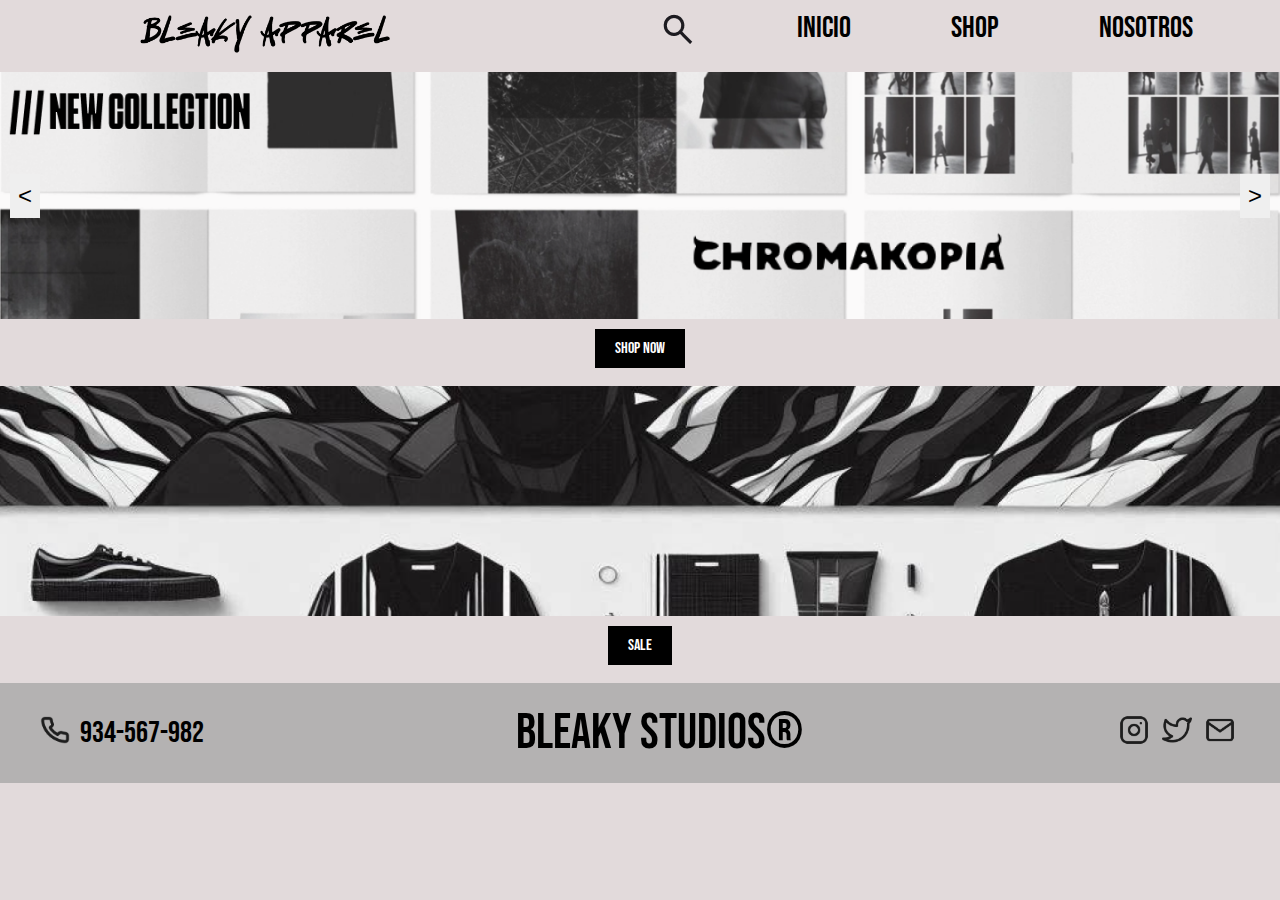
<file: index.html>
<!DOCTYPE html>
<html lang="en">
<head>
    <meta charset="UTF-8">
    <meta name="viewport" content="width=device-width, initial-scale=1.0">
    <title>Bleaky Apparel</title>
    <link rel="stylesheet" href="estilo.css">
    <link href="https://fonts.googleapis.com/css2?family=Bebas+Neue&display=swap" rel="stylesheet">
    <link rel="shortcut icon" href="imgs/OIP__7_-removebg-preview.png" type="image/x-icon">
</head>
<body>
    <div class="contall">
    <header>
        <a href="index.html"><img src="imgs/Bleaky Apparel.png" alt="logo" class="logo"></a>
        <nav>
            <ul> 
                <li><img src="imgs/search.png" alt="lupa"></li>
                <li><a href="inicio.html">INICIO</a></li>
                <li><a href="shop.html">SHOP</a></li>
                <li><a href="nosotros.html">NOSOTROS</a></li>
            </ul>
        </nav>
    </header>
    <main>
        <div class="bannercont">
         <div>
            <img src="imgs/Component 1.png" alt="banner1" class="ban1">
        </div>
        <button class="arrow left-arrow">&lt;</button>
        <button class="arrow right-arrow">&gt;</button>
       </div>
       <div class="botoncont">
        <button class="shop-button"><a href="shop.html">SHOP NOW</a></button>
       </div>
       <br>
       <div class="bannercont2">
        <img src="imgs/OIG3 1.png" alt="banner2" class="ban2">
       </div>
       <div class="botoncont2">
        <button class="sale-button"><a href="shop.html">SALE</a></button>
       </div>
       <br>
    </main>
</div>
    <footer>
        <div class="contenedor_footer">
            <div class="tlf">
                <a href="#"><img src="imgs/Phone.png" alt="telefono"></a>
                <p>934-567-982</p>
            </div>
            <div class="titlereg">BLEAKY STUDIOS®</div>
            <div class="redes">
                <a href="#"><img src="imgs/Instagram.png" alt="insta"></a>
                <a href="#"><img src="imgs/Twitter.png" alt="twitter"></a>
                <a href="#"><img src="imgs/Mail.png" alt="correo"></a>
            </div>
        </div>
    </footer>
    
</body>
</html>
</file>
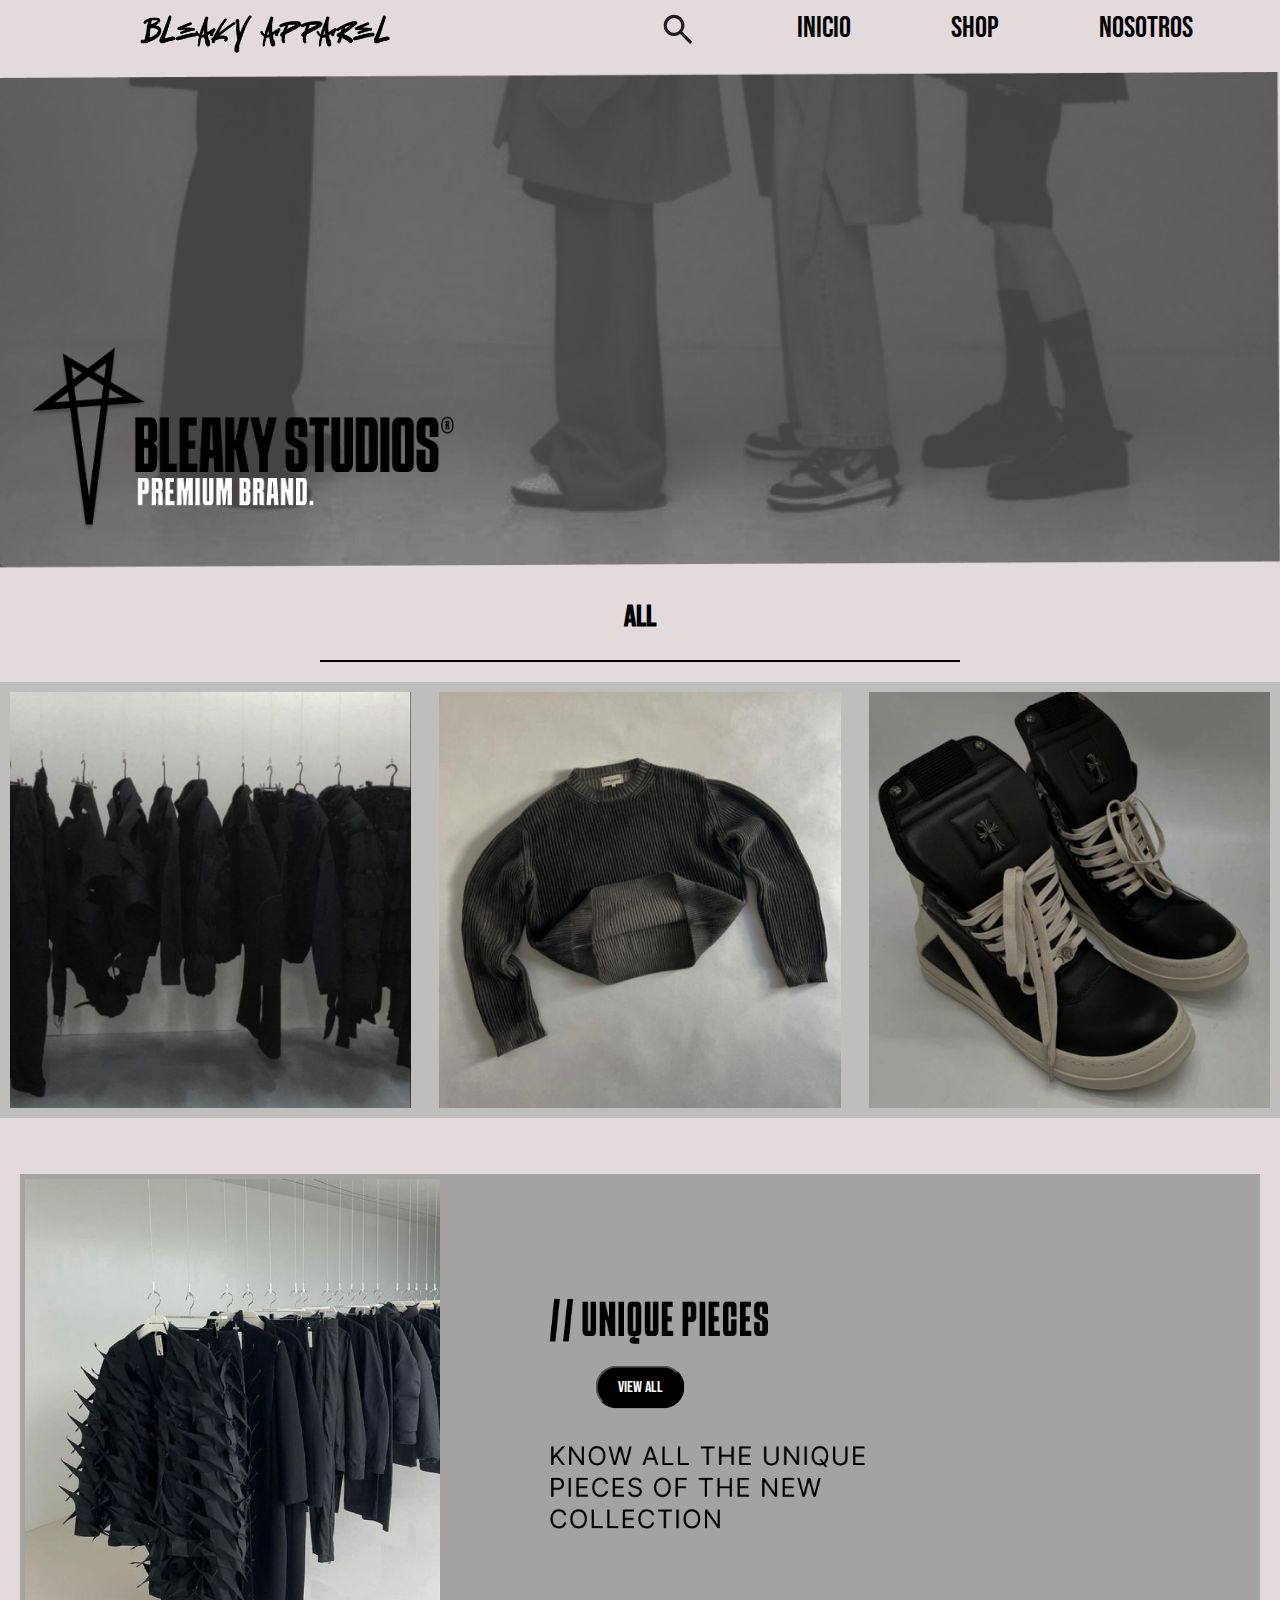
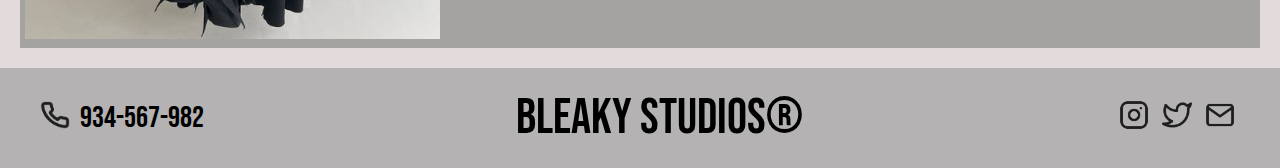
<file: inicio.html>
<!DOCTYPE html>
<html lang="en">
<head>
    <meta charset="UTF-8">
    <meta name="viewport" content="width=device-width, initial-scale=1.0">
    <title>inicio</title>
    <link rel="stylesheet" href="estilo.css">
    <link href="https://fonts.googleapis.com/css2?family=Bebas+Neue&display=swap" rel="stylesheet">
    <link rel="shortcut icon" href="imgs/OIP__7_-removebg-preview.png" type="image/x-icon">
</head>
<body>
    <header>
        <a href="index.html"><img src="imgs/Bleaky Apparel.png" alt="logo" class="logo"></a>
        <nav>
            <ul> 
                <li><img src="imgs/search.png" alt="lupa"></li>
                <li><a href="inicio.html">INICIO</a></li>
                <li><a href="shop.html">SHOP</a></li>
                <li><a href="nosotros.html">NOSOTROS</a></li>
            </ul>
        </nav>
    </header>
    <main>
        <img src="imgs/Component 1 (1).png" alt="banner3" class="ban3">
    <br>
    <h2>ALL</h2>
    <hr>
    </main>
    <div class="ALL">
        <img src="imgs/2ffa37e8b1050b767cdffad78250022a 2.png" alt="img" class="img">
        <img src="imgs/fe4b7d5a3e840a803dd72695fc95fa9e 1.png" alt="img2" class="img">
        <img src="imgs/a786431f8a8ae8c24c1b47aeb77e2d2e 1.png" alt="img3" class="img">
    </div>
    <br>
    <br>
    <div class="box1">
        <img src="imgs/931a6fb04b5fc697b16bec2a16c87674 1.png" alt="boximg" class="imgbox">
        <img src="imgs/Component 3.png" alt="text" class="text">
        <div class="botoncont4">
            <button class="view-button"><a href="shop.html">VIEW ALL</a></button>
           </div>
    </div>
<footer>
        <div class="contenedor_footer">
            <div class="tlf">
                <a href="#"><img src="imgs/Phone.png" alt="telefono"></a>
                <p>934-567-982</p>
            </div>
            <div class="titlereg">BLEAKY STUDIOS®</div>
            <div class="redes">
                <a href="#"><img src="imgs/Instagram.png" alt="insta"></a>
                <a href="#"><img src="imgs/Twitter.png" alt="twitter"></a>
                <a href="#"><img src="imgs/Mail.png" alt="correo"></a>
            </div>
        </div>
    </footer>
    
</body>
</html>
</file>
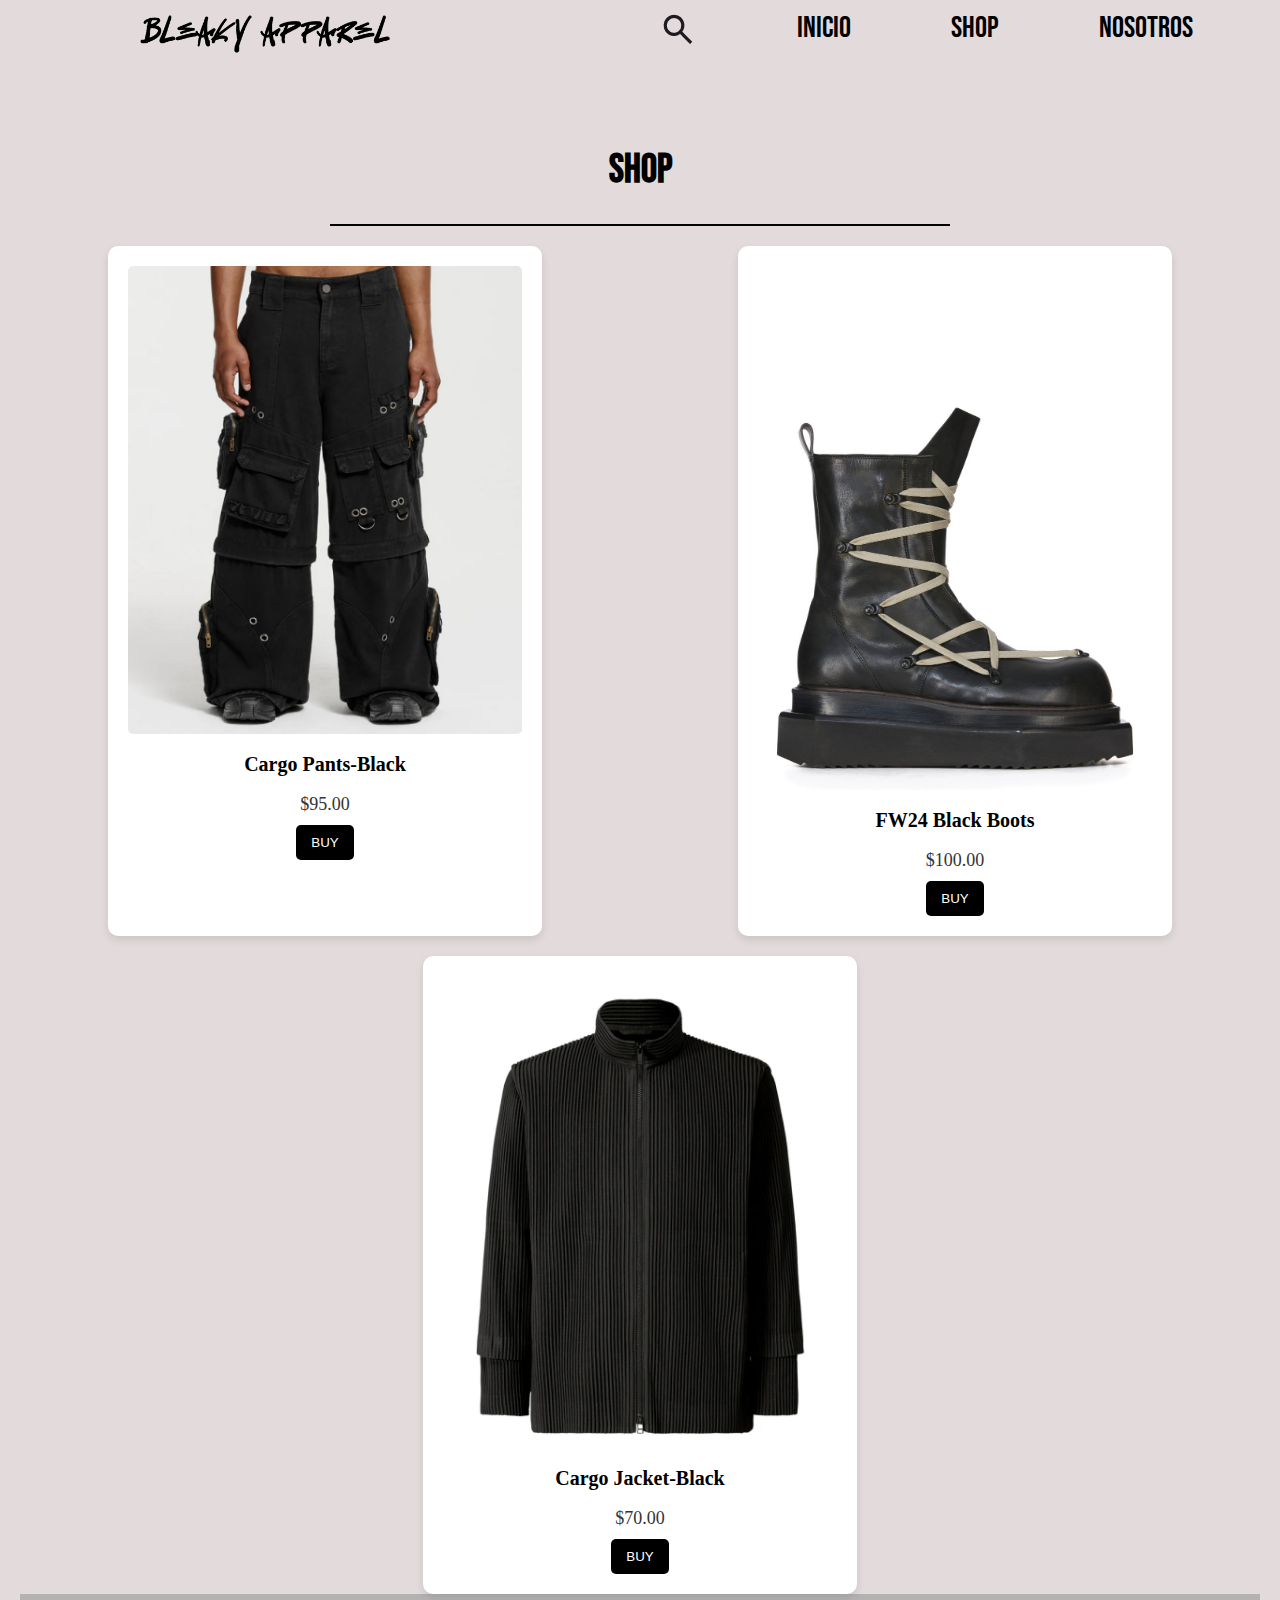
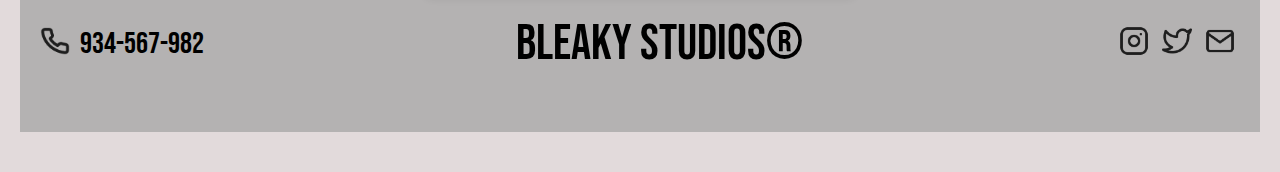
<file: shop.html>
<!DOCTYPE html>
<html lang="en">
<head>
    <meta charset="UTF-8">
    <meta name="viewport" content="width=device-width, initial-scale=1.0">
    <title>inicio</title>
    <link rel="stylesheet" href="estilo.css">
    <link href="https://fonts.googleapis.com/css2?family=Bebas+Neue&display=swap" rel="stylesheet">
    <link rel="shortcut icon" href="imgs/OIP__7_-removebg-preview.png" type="image/x-icon">

</head>
<body>
    <header>
        <a href="index.html"><img src="imgs/Bleaky Apparel.png" alt="logo" class="logo"></a>
        <nav>
            <ul> 
                <li><img src="imgs/search.png" alt="lupa"></li>
                <li><a href="inicio.html">INICIO</a></li>
                <li><a href="shop.html">SHOP</a></li>
                <li><a href="nosotros.html">NOSOTROS</a></li>
            </ul>
        </nav>
    </header>
    <section class="products">
        <h2>SHOP</h2>
        <hr>
        <div class="product-list">
            <div class="product-item">
                <img src="imgs/svj 1.png" alt="Producto 1">
                <h3>Cargo Pants-Black</h3>
                <p>$95.00</p>
                <button class="buy-button">BUY</button>
            </div>
        
            <div class="product-item">
                <img src="imgs/RU02D6872_LOOW3_98_01.jpg" alt="Producto 2">
                <h3>FW24 Black Boots</h3>
                <p>$100.00</p>
                <button class="buy-button">BUY</button>
            </div>
            <div class="product-item">
                <img src="imgs/HP41JC170-15-01_720x 1.png" alt="Producto 3">
                <h3>Cargo Jacket-Black</h3>
                <p>$70.00</p>
                <button class="buy-button">BUY</button>
            </div>
        </div>
        <footer>
            <div class="contenedor_footer">
                <div class="tlf">
                    <a href="#"><img src="imgs/Phone.png" alt="telefono"></a>
                    <p>934-567-982</p>
                </div>
                <div class="titlereg">BLEAKY STUDIOS®</div>
                <div class="redes">
                    <a href="#"><img src="imgs/Instagram.png" alt="insta"></a>
                    <a href="#"><img src="imgs/Twitter.png" alt="twitter"></a>
                    <a href="#"><img src="imgs/Mail.png" alt="correo"></a>
                </div>
            </div>
            <br>
            <br>
    
</body>
</html>
</file>
<file: estilo.css>
body {
    background-color: rgba(226, 218, 219, 1);
    min-height: 100vh;
    margin: 0;

}
.contall {
    flex: 1;
}
header {
    display: flex;
    justify-content: space-between;
    padding: 15px 20px;
    align-items: center;
    top: 5px;

    background-color: rgba(226, 218, 219, 1);
}
a {
    text-decoration: none;
    color: inherit;
}
.logo {
    margin-left: 120px; 
    width: 250px;
   
}
nav ul {
    list-style-type: none; 
    padding: 0; 
    margin: 0; 
    display: flex; 
    justify-content: center; 
    gap: 100px; 
    font-size: 30px;
    font-family: 'Bebas Neue';
    position: absolute;
    width: 551px;
    height: 54px;
    left: 650px;
    top: 10px;

}
nav a:hover {
    transform: scale(1.1); 

}
.ban1 {
    width: 100vw;
    height: auto;
    display: block;
    transition: transform 0.5s ease;
}
.ban2 {
    width: 100vw;
    height: auto;
    display: block;
    transition: transform 0.5s ease;
}
footer {
    background-color: rgba(159, 159, 159, 0.69); 
    color: #fff; 
    padding: 20px 0;
    text-align: center;
    font-family: 'Bebas Neue';
}

.contenedor_footer {
    display: flex;
    justify-content: space-between;
    align-items: center;
    max-width: 1200px;
    margin: 0 auto;
    padding: 0 20px;
    flex-wrap: wrap; 
}

.tlf {
    display: flex;
    align-items: center;
    gap: 10px;
}

.tlf img {
    width: 30px;
    height: auto;
}

.tlf p {
    margin: 0;
    font-size: 30px;
    color: #000000;
}

.titlereg {
    font-size: 50px;
    font-family: 'Bebas Neue';
    color: #000000;
}


.redes a {
    margin: 0 5px;
    display: inline-block;
}

.redes img {
    width: 30px; 
    height: auto;
    transition: transform 0.3s ease; 
}

.redes img:hover {
    transform: scale(1.1); 
}

@media (max-width: 768px) {
    .contenedor_footer {
        flex-direction: column;
        text-align: center;
    }

    .tlf, .redes {
        margin: 10px 0;
    }
}
.bannercont {
    position: relative;
    overflow: hidden;
}

.arrow {
    position: absolute;
    top: 50%;
    transform: translateY(-50%);
    color: rgb(0, 0, 0);
    border: none;
    font-size: 24px;
    padding: 8px;
    cursor: pointer;
    z-index: 10;
}

.left-arrow {
    left: 10px;
}

.right-arrow {
    right: 10px;
}
.botoncont, .botoncont2{
    text-align: center;
    margin-top: 10px; 
}

.shop-button, .sale-button {
    background-color: #000000; 
    color: white; 
    border: none;
    padding: 10px 20px;
    font-size: 16px;
    font-family: 'Bebas Neue';
    cursor: pointer;
    transition: background-color 0.3s ease;
}

.shop-button:hover {
    background-color: #565857; 
}
.sale-button:hover {
    background-color: #565857; 
}
.ban3 {
    width: 100vw;
}
h2 {
    font-family: 'Bebas Neue';
    display: flex;
    justify-content: center;
    font-size: 30px;
}
hr {
    border: none; 
    height: 2px; 
    background-color: #000000;
    margin: 20px auto;
    width: 50%;
    display: flex;
    justify-content: center;
}
.ALL {
    display: flex; 
    justify-content: space-between; 
    flex-wrap: wrap; 
    padding: 5px; 
    background-color: rgba(168, 168, 168, 0.59);
}
.img {
    width: calc(32% - 5px);
    height: auto; 
    margin: 5px; 
}
.box1 {
    position:relative;
    height: auto;
    margin: 20px auto; 
    background-color: #3498db; 
    width: calc(100% - 40px); 
    background: rgba(122, 122, 122, 0.59);
    align-items: center;
    justify-content: start;
}
.imgbox{
    width: calc(34.3% - 10px);
    height: auto; 
    margin: 5px; 
}
.text {
    width: 30%;
    margin: auto;
    position: relative;
    top: -100px;
    left: 100px;
    position: relative; 
    display: inline-block;
}
.view-button {
    background-color: #000000; 
    color: white; 
    border-radius: 92.5px;
    padding: 10px 20px;
    font-size: 16px;
    font-family: 'Bebas Neue';
    cursor: pointer;
    transition: background-color 0.3s ease;
    top: 45%;
    left: 50%;
    transform: translate(-50%,-50%);
    position: absolute;
}
.view-button:hover {
    background-color: #565857; 
}
.botoncont4 {
    display: flex;
    justify-content: center;
    align-items: center;
    height: 100%;
    top: -50px;
}
.products {
    padding: 40px 20px;
    text-align: center;
}

.products h2 {
    font-size: 40px;
    margin-bottom: 30px;
}

.product-list {
    display: flex;
    justify-content: space-around;
    flex-wrap: wrap;
    gap: 20px;
}

.product-item {
    width: calc(33.33% - 20px);
    background-color: #fff;
    padding: 20px;
    border-radius: 10px;
    box-shadow: 0 4px 8px rgba(0, 0, 0, 0.1);
    text-align: center;
}

.product-item img {
    width: 100%;
    height: auto;
    border-radius: 5px;
}

.product-item h3 {
    font-size: 20px;
    margin: 15px 0 5px;
}

.product-item p {
    font-size: 18px;
    color: #333;
    margin-bottom: 10px;
}

.buy-button {
    background-color: #000000;
    color: #fff;
    padding: 10px 15px;
    border: none;
    border-radius: 5px;
    cursor: pointer;
}

.buy-button:hover {
    background-color: #565857;
}
.video-section {
    position: relative;
    width: 100%;
    height: 100vh;
    overflow: hidden;
}

.video-section video {
    position: absolute;
    top: 50%;
    left: 50%;
    transform: translate(-50%, -50%) scale(0.8); 
    width: 100%; 
    height: auto; 
    opacity: 0.8; 
}
.nojotros {
    display: flex;
    flex-direction: column; 
    align-items: center;              
    margin-top: 0px;       
}

.nosotros, .nstimg {
    margin: 0;        
    text-align: center;     
}

.nstimg {
    width: 70%;            
}
</file>
